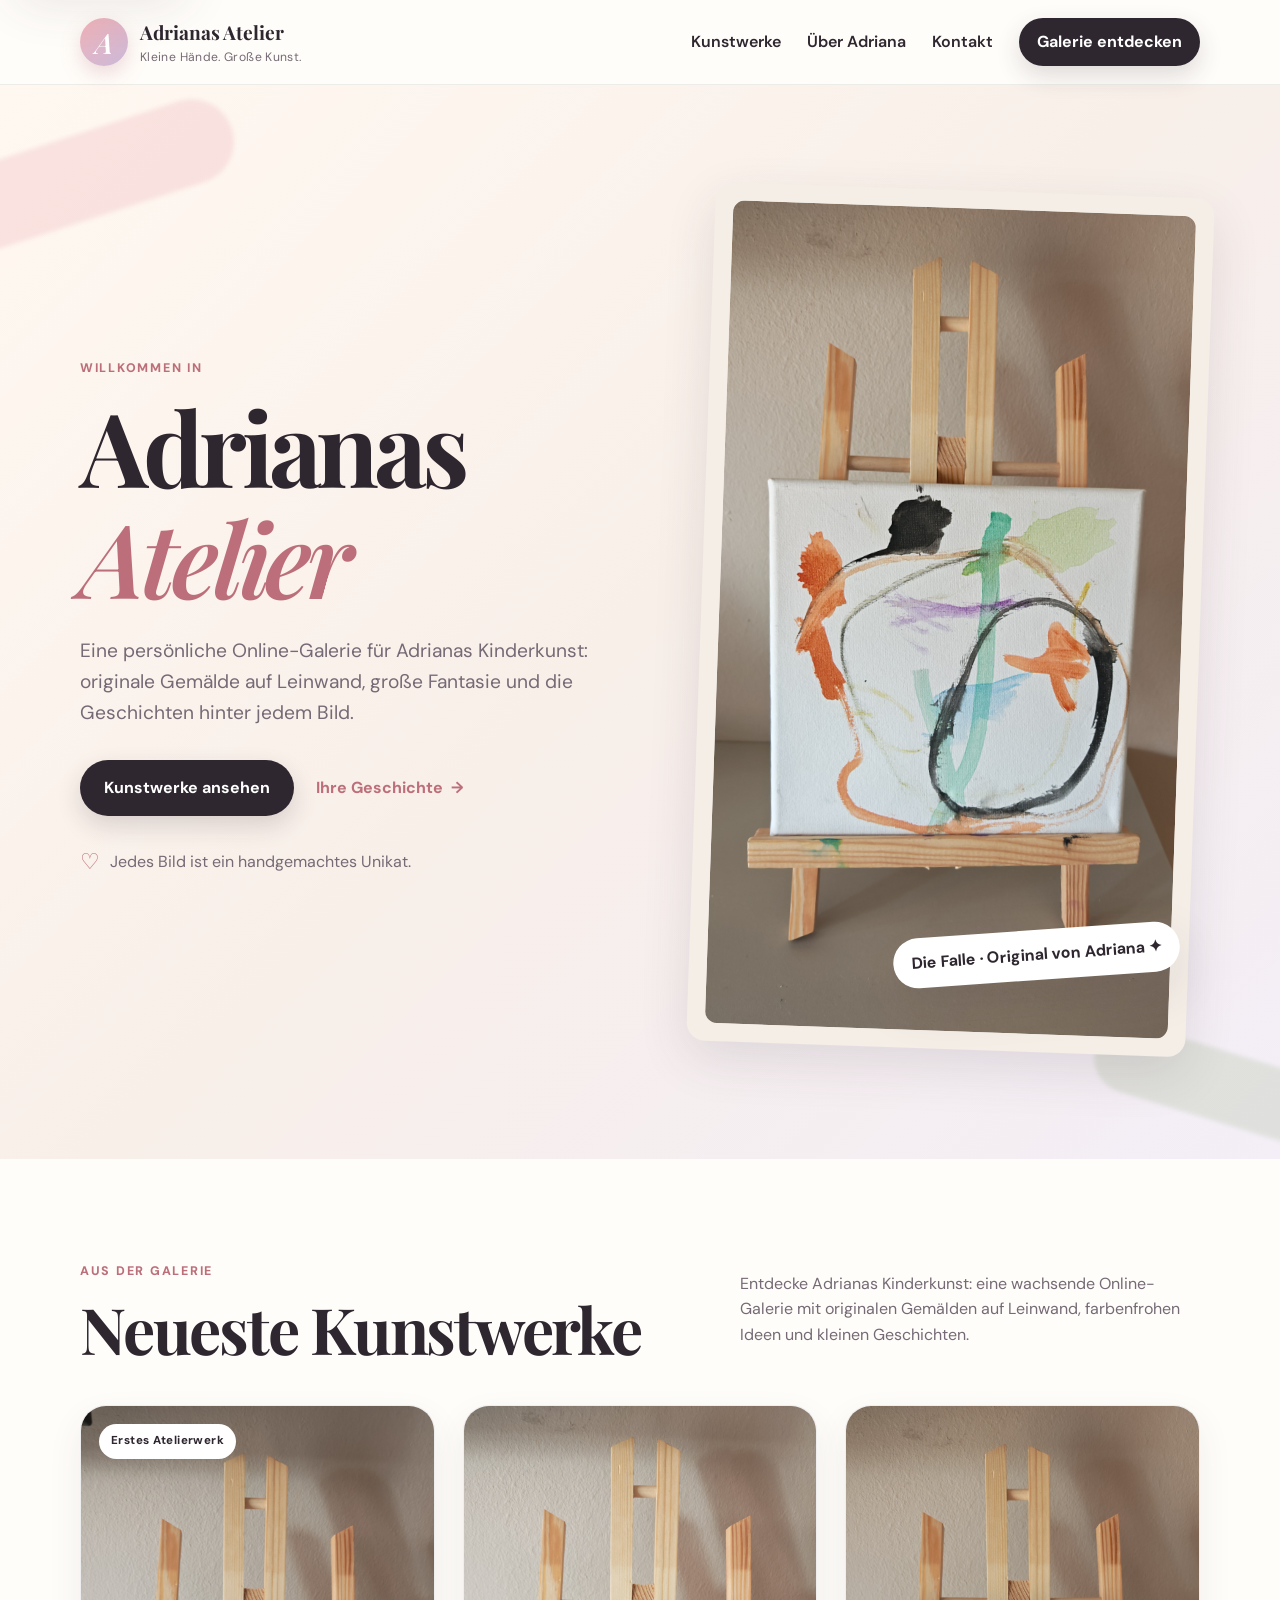
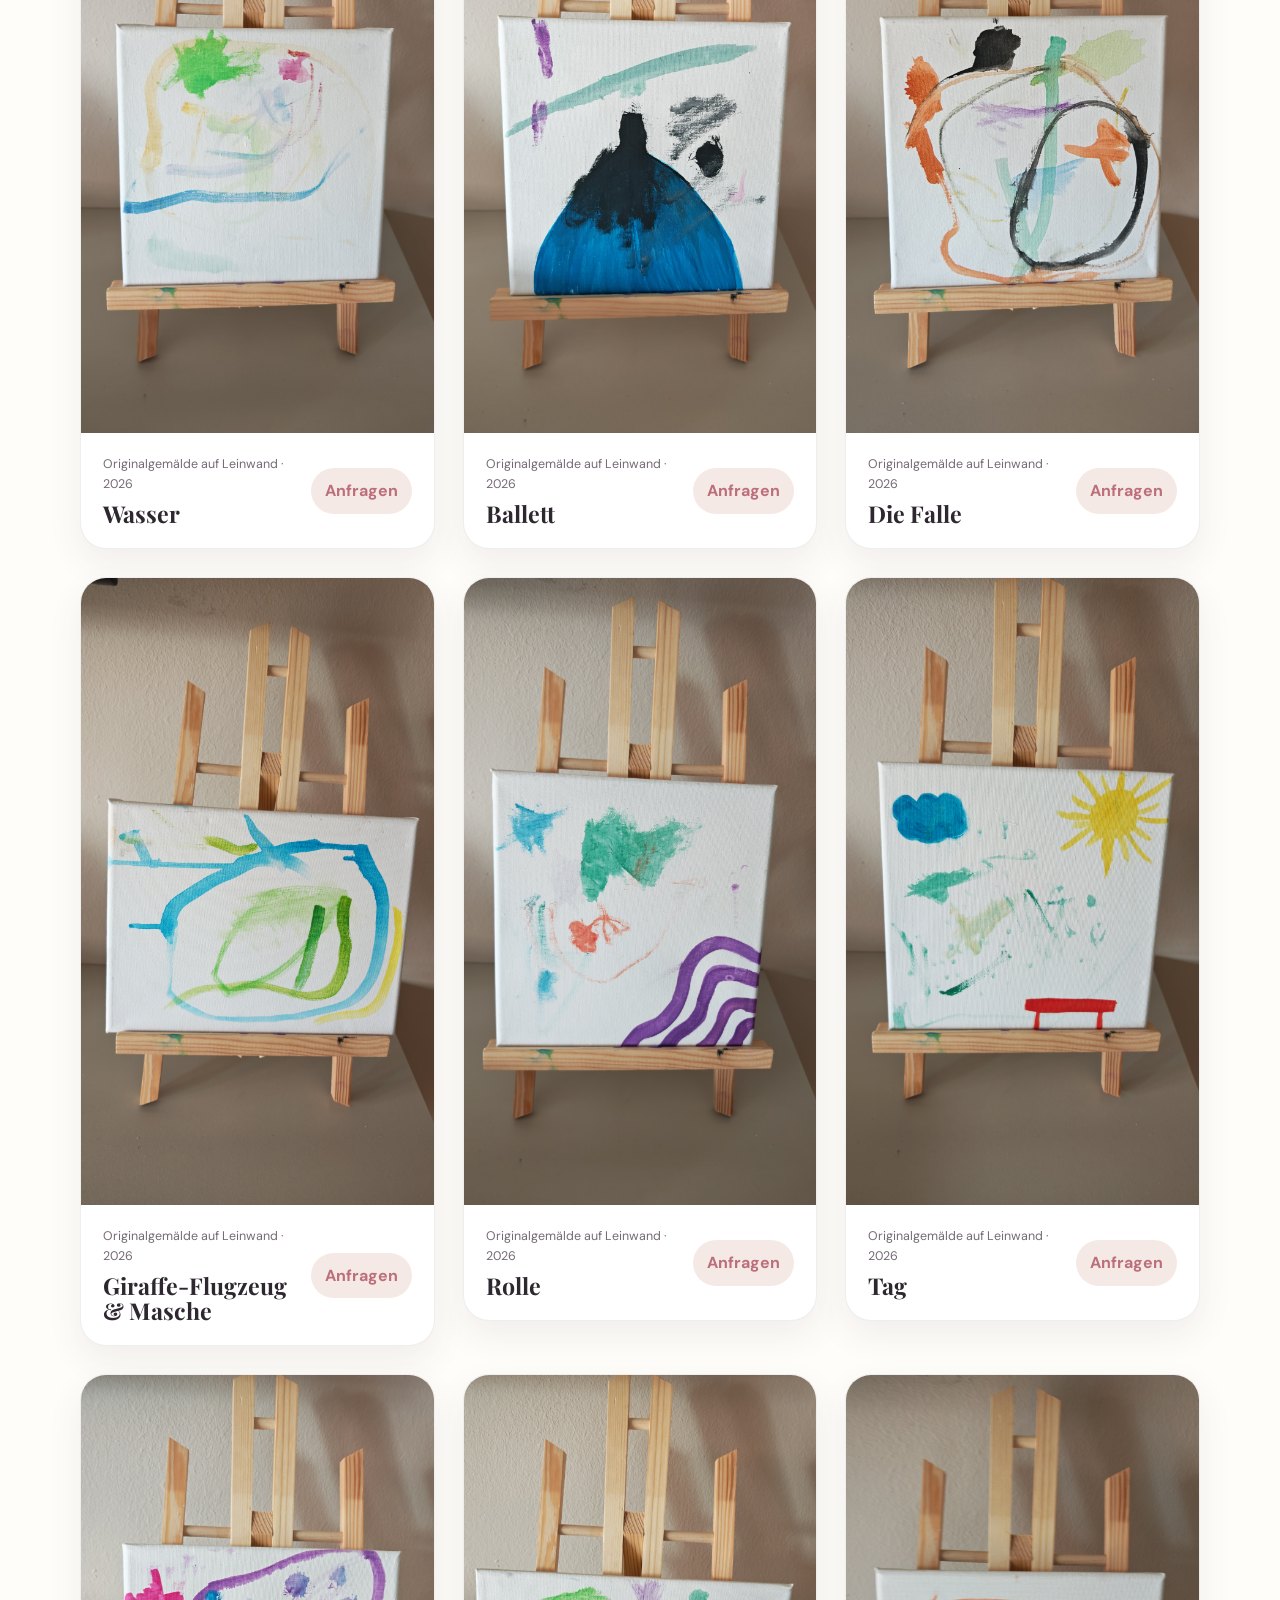
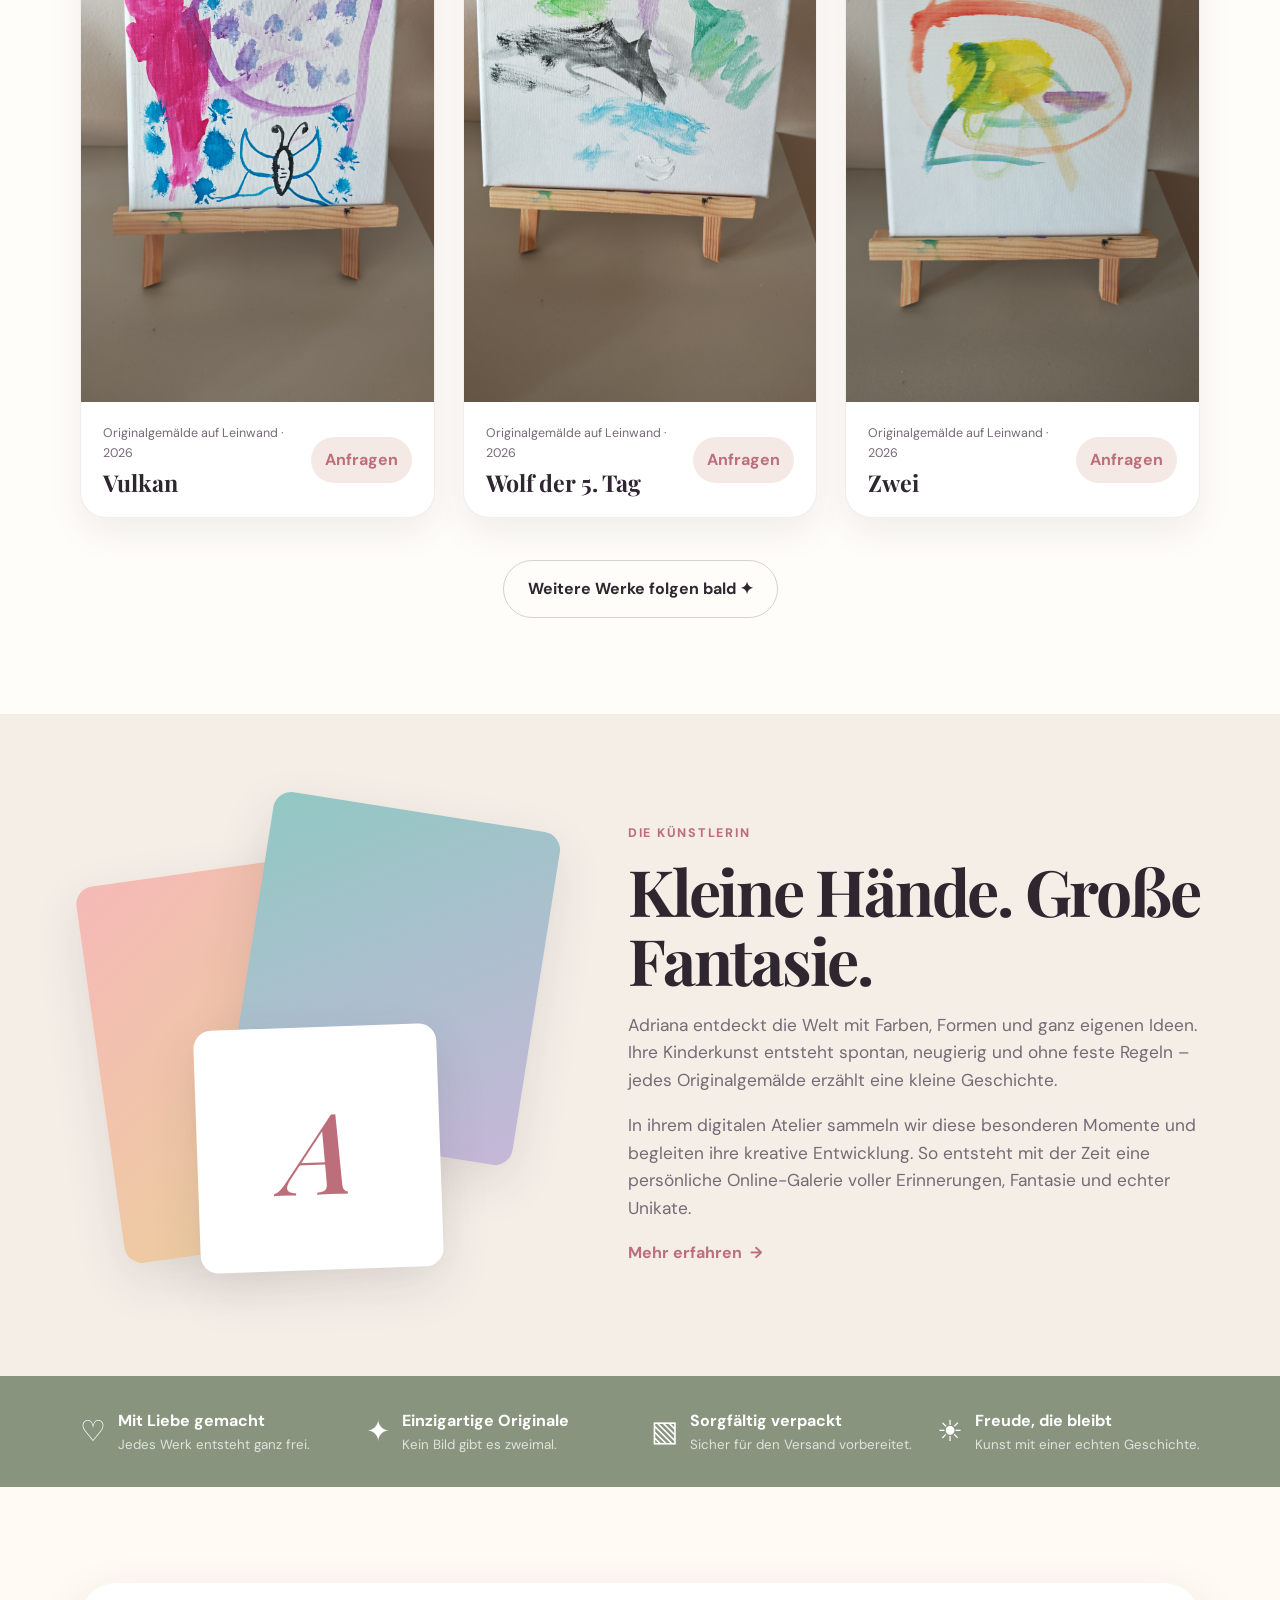
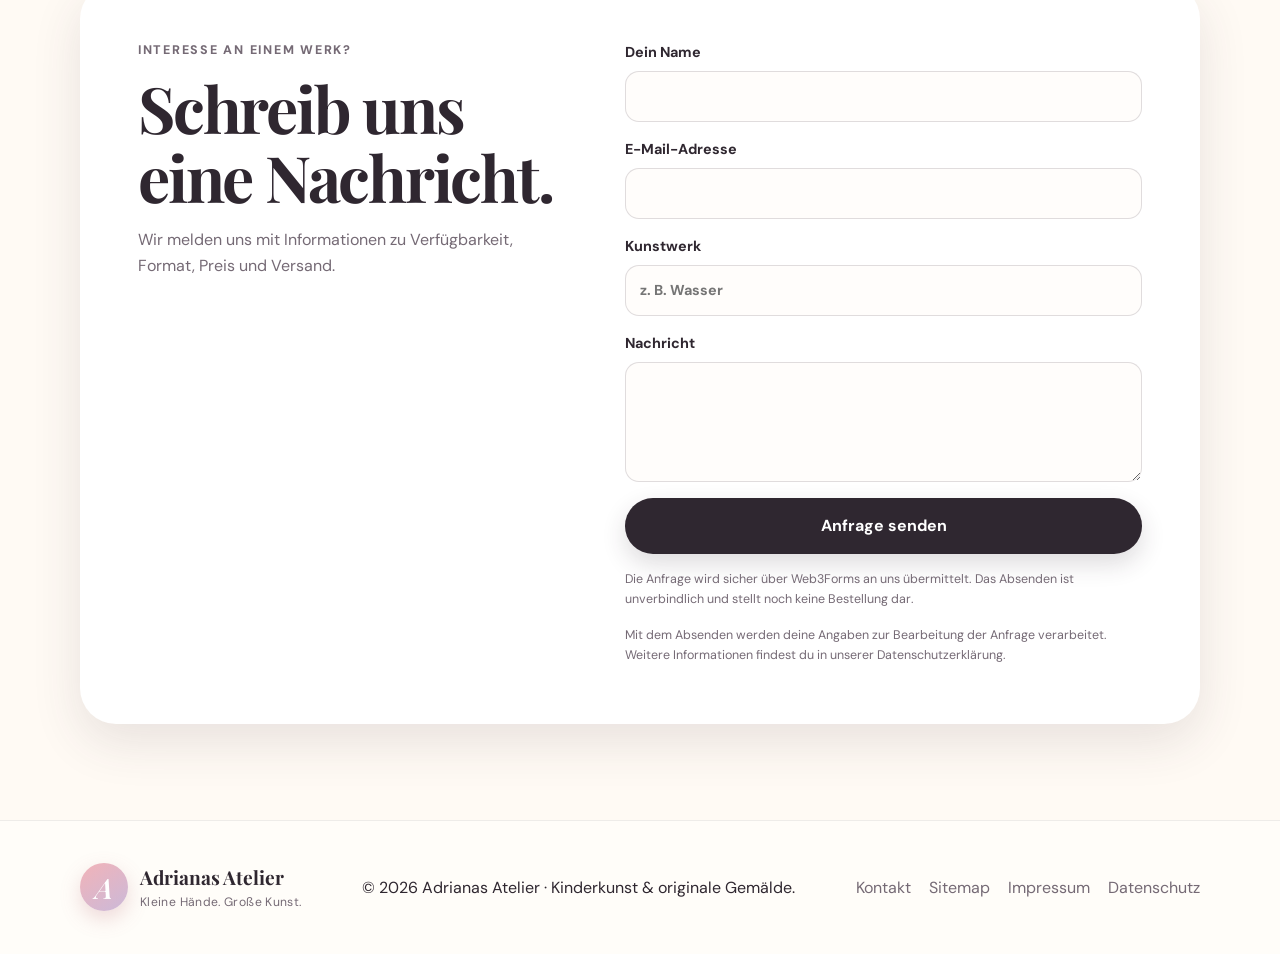
<file: index.html>
<!DOCTYPE html>
<html lang="de-AT">
<head>
  <meta charset="UTF-8" />
  <meta name="viewport" content="width=device-width, initial-scale=1.0" />

  <title>Adrianas Atelier | Kinderkunst &amp; originale Gemälde</title>
  <meta name="description" content="Entdecke die farbenfrohen Originalgemälde von Adriana: eine liebevoll kuratierte Online-Galerie für Kinderkunst, kreative Geschichten und einzigartige Werke auf Leinwand." />
  <meta name="robots" content="index, follow, max-image-preview:large, max-snippet:-1, max-video-preview:-1" />
  <meta name="author" content="Adrianas Atelier" />
  <meta name="theme-color" content="#fffaf4" />

  <link rel="canonical" href="https://adrianas-atelier.com/" />
  <link rel="alternate" hreflang="de-AT" href="https://adrianas-atelier.com/" />
  <link rel="alternate" hreflang="x-default" href="https://adrianas-atelier.com/" />
  <link rel="icon" type="image/svg+xml" href="/favicon.svg" />
  <link rel="sitemap" type="application/xml" href="/sitemap.xml" />
  <link rel="preload" as="image" href="/assets/werke/Die%20Falle.jpg" fetchpriority="high" />

  <meta property="og:type" content="website" />
  <meta property="og:locale" content="de_AT" />
  <meta property="og:site_name" content="Adrianas Atelier" />
  <meta property="og:title" content="Adrianas Atelier | Kinderkunst &amp; originale Gemälde" />
  <meta property="og:description" content="Eine persönliche Online-Galerie mit Adrianas farbenfrohen Originalgemälden, kreativen Geschichten und einzigartiger Kinderkunst." />
  <meta property="og:url" content="https://adrianas-atelier.com/" />
  <meta property="og:image" content="https://adrianas-atelier.com/assets/werke/Die%20Falle.jpg" />
  <meta property="og:image:alt" content="Das Kinderkunst-Gemälde Die Falle von Adriana auf einer Staffelei" />

  <meta name="twitter:card" content="summary_large_image" />
  <meta name="twitter:title" content="Adrianas Atelier | Kinderkunst &amp; originale Gemälde" />
  <meta name="twitter:description" content="Entdecke Adrianas farbenfrohe Originalgemälde und die kleinen Geschichten hinter ihrer Kinderkunst." />
  <meta name="twitter:image" content="https://adrianas-atelier.com/assets/werke/Die%20Falle.jpg" />
  <meta name="twitter:image:alt" content="Das Kinderkunst-Gemälde Die Falle von Adriana auf einer Staffelei" />

  <link rel="preconnect" href="https://fonts.googleapis.com" />
  <link rel="preconnect" href="https://fonts.gstatic.com" crossorigin />
  <link href="https://fonts.googleapis.com/css2?family=DM+Sans:wght@400;500;600;700&amp;family=Playfair+Display:ital,wght@0,600;1,600&amp;display=swap" rel="stylesheet" />
  <link rel="stylesheet" href="styles.css" />
  <link rel="stylesheet" href="artworks.css?v=20260715-seo" />

  <script type="application/ld+json">
  {
    "@context": "https://schema.org",
    "@graph": [
      {
        "@type": "WebSite",
        "@id": "https://adrianas-atelier.com/#website",
        "url": "https://adrianas-atelier.com/",
        "name": "Adrianas Atelier",
        "description": "Eine liebevoll kuratierte Online-Galerie für Adrianas Kinderkunst und originale Gemälde.",
        "inLanguage": "de-AT",
        "publisher": {
          "@id": "https://adrianas-atelier.com/#organization"
        }
      },
      {
        "@type": "Organization",
        "@id": "https://adrianas-atelier.com/#organization",
        "name": "Adrianas Atelier",
        "url": "https://adrianas-atelier.com/",
        "logo": {
          "@type": "ImageObject",
          "url": "https://adrianas-atelier.com/favicon.svg",
          "width": 48,
          "height": 48
        }
      },
      {
        "@type": "Person",
        "@id": "https://adrianas-atelier.com/#artist",
        "name": "Adriana",
        "jobTitle": "Junge Künstlerin"
      },
      {
        "@type": "ImageGallery",
        "@id": "https://adrianas-atelier.com/#webpage",
        "url": "https://adrianas-atelier.com/",
        "name": "Adrianas Atelier – Kinderkunst & originale Gemälde",
        "description": "Eine persönliche Galerie mit farbenfrohen Originalgemälden von Adriana.",
        "isPartOf": {
          "@id": "https://adrianas-atelier.com/#website"
        },
        "about": {
          "@id": "https://adrianas-atelier.com/#artist"
        },
        "primaryImageOfPage": {
          "@id": "https://adrianas-atelier.com/#hero-image"
        },
        "mainEntity": {
          "@id": "https://adrianas-atelier.com/#gallery"
        },
        "inLanguage": "de-AT"
      },
      {
        "@type": "ImageObject",
        "@id": "https://adrianas-atelier.com/#hero-image",
        "contentUrl": "https://adrianas-atelier.com/assets/werke/Die%20Falle.jpg",
        "name": "Die Falle",
        "caption": "Das Originalgemälde Die Falle von Adriana.",
        "creator": {
          "@id": "https://adrianas-atelier.com/#artist"
        },
        "creditText": "Adrianas Atelier",
        "copyrightNotice": "© Adrianas Atelier"
      },
      {
        "@type": "ItemList",
        "@id": "https://adrianas-atelier.com/#gallery",
        "name": "Kunstwerke von Adriana",
        "numberOfItems": 9,
        "itemListElement": [
          {
            "@type": "ListItem",
            "position": 1,
            "item": {
              "@type": "VisualArtwork",
              "name": "Wasser",
              "artform": "Malerei",
              "artMedium": "Farbe auf Leinwand",
              "dateCreated": "2026",
              "creator": { "@id": "https://adrianas-atelier.com/#artist" },
              "image": "https://adrianas-atelier.com/assets/werke/Wasser.jpg"
            }
          },
          {
            "@type": "ListItem",
            "position": 2,
            "item": {
              "@type": "VisualArtwork",
              "name": "Ballett",
              "artform": "Malerei",
              "artMedium": "Farbe auf Leinwand",
              "dateCreated": "2026",
              "creator": { "@id": "https://adrianas-atelier.com/#artist" },
              "image": "https://adrianas-atelier.com/assets/werke/Ballett.jpg"
            }
          },
          {
            "@type": "ListItem",
            "position": 3,
            "item": {
              "@type": "VisualArtwork",
              "name": "Die Falle",
              "artform": "Malerei",
              "artMedium": "Farbe auf Leinwand",
              "dateCreated": "2026",
              "creator": { "@id": "https://adrianas-atelier.com/#artist" },
              "image": "https://adrianas-atelier.com/assets/werke/Die%20Falle.jpg"
            }
          },
          {
            "@type": "ListItem",
            "position": 4,
            "item": {
              "@type": "VisualArtwork",
              "name": "Giraffe-Flugzeug & Masche",
              "artform": "Malerei",
              "artMedium": "Farbe auf Leinwand",
              "dateCreated": "2026",
              "creator": { "@id": "https://adrianas-atelier.com/#artist" },
              "image": "https://adrianas-atelier.com/assets/werke/Giraffe-Flugzeug%26Masche.jpg"
            }
          },
          {
            "@type": "ListItem",
            "position": 5,
            "item": {
              "@type": "VisualArtwork",
              "name": "Rolle",
              "artform": "Malerei",
              "artMedium": "Farbe auf Leinwand",
              "dateCreated": "2026",
              "creator": { "@id": "https://adrianas-atelier.com/#artist" },
              "image": "https://adrianas-atelier.com/assets/werke/Rolle.jpg"
            }
          },
          {
            "@type": "ListItem",
            "position": 6,
            "item": {
              "@type": "VisualArtwork",
              "name": "Tag",
              "artform": "Malerei",
              "artMedium": "Farbe auf Leinwand",
              "dateCreated": "2026",
              "creator": { "@id": "https://adrianas-atelier.com/#artist" },
              "image": "https://adrianas-atelier.com/assets/werke/Tag.jpg"
            }
          },
          {
            "@type": "ListItem",
            "position": 7,
            "item": {
              "@type": "VisualArtwork",
              "name": "Vulkan",
              "artform": "Malerei",
              "artMedium": "Farbe auf Leinwand",
              "dateCreated": "2026",
              "creator": { "@id": "https://adrianas-atelier.com/#artist" },
              "image": "https://adrianas-atelier.com/assets/werke/Vulkan.jpg"
            }
          },
          {
            "@type": "ListItem",
            "position": 8,
            "item": {
              "@type": "VisualArtwork",
              "name": "Wolf der 5. Tag",
              "artform": "Malerei",
              "artMedium": "Farbe auf Leinwand",
              "dateCreated": "2026",
              "creator": { "@id": "https://adrianas-atelier.com/#artist" },
              "image": "https://adrianas-atelier.com/assets/werke/Wolf%20der%205.Tag.jpg"
            }
          },
          {
            "@type": "ListItem",
            "position": 9,
            "item": {
              "@type": "VisualArtwork",
              "name": "Zwei",
              "artform": "Malerei",
              "artMedium": "Farbe auf Leinwand",
              "dateCreated": "2026",
              "creator": { "@id": "https://adrianas-atelier.com/#artist" },
              "image": "https://adrianas-atelier.com/assets/werke/Zwei.jpg"
            }
          }
        ]
      }
    ]
  }
  </script>
</head>
<body>
  <a class="skip-link" href="#main">Zum Inhalt springen</a>

  <header class="site-header">
    <div class="container header-inner">
      <a class="brand" href="#start" aria-label="Adrianas Atelier – Startseite">
        <span class="brand-mark" aria-hidden="true">A</span>
        <span>
          <strong>Adrianas Atelier</strong>
          <small>Kleine Hände. Große Kunst.</small>
        </span>
      </a>

      <button class="menu-button" type="button" aria-expanded="false" aria-controls="main-nav">
        <span></span><span></span><span></span>
        <span class="sr-only">Menü öffnen</span>
      </button>

      <nav id="main-nav" class="main-nav" aria-label="Hauptnavigation">
        <a href="#werke">Kunstwerke</a>
        <a href="#ueber">Über Adriana</a>
        <a href="#kontakt">Kontakt</a>
        <a class="button button-small" href="#werke">Galerie entdecken</a>
      </nav>
    </div>
  </header>

  <main id="main">
    <section id="start" class="hero">
      <div class="paint-stroke paint-stroke-one" aria-hidden="true"></div>
      <div class="paint-stroke paint-stroke-two" aria-hidden="true"></div>
      <div class="container hero-grid">
        <div class="hero-copy">
          <p class="eyebrow">Willkommen in</p>
          <h1>Adrianas <em>Atelier</em></h1>
          <p class="hero-lead">Eine persönliche Online-Galerie für Adrianas Kinderkunst: originale Gemälde auf Leinwand, große Fantasie und die Geschichten hinter jedem Bild.</p>
          <div class="hero-actions">
            <a class="button" href="#werke">Kunstwerke ansehen</a>
            <a class="text-link" href="#ueber">Ihre Geschichte <span aria-hidden="true">→</span></a>
          </div>
          <div class="hero-note">
            <span aria-hidden="true">♡</span>
            Jedes Bild ist ein handgemachtes Unikat.
          </div>
        </div>

        <div class="hero-art">
          <div class="art-frame real-art-frame">
            <img
              class="hero-artwork-photo"
              src="assets/werke/Die%20Falle.jpg"
              alt="Kinderkunst-Gemälde „Die Falle“ von Adriana, Original auf Leinwand"
              fetchpriority="high"
              decoding="async"
            />
          </div>
          <div class="floating-label">Die Falle · Original von Adriana ✦</div>
        </div>
      </div>
    </section>

    <section id="werke" class="section gallery-section">
      <div class="container">
        <div class="section-heading">
          <div>
            <p class="eyebrow">Aus der Galerie</p>
            <h2>Neueste Kunstwerke</h2>
          </div>
          <p>Entdecke Adrianas Kinderkunst: eine wachsende Online-Galerie mit originalen Gemälden auf Leinwand, farbenfrohen Ideen und kleinen Geschichten.</p>
        </div>

        <div class="gallery-grid">
          <article id="wasser" class="art-card featured-card">
            <div class="badge">Erstes Atelierwerk</div>
            <img class="artwork-photo" src="assets/werke/Wasser.jpg" alt="Kinderkunst-Gemälde „Wasser“ von Adriana, Original auf Leinwand" loading="lazy" decoding="async" />
            <div class="art-card-body">
              <div>
                <p class="art-meta">Originalgemälde auf Leinwand · 2026</p>
                <h3>Wasser</h3>
              </div>
              <button class="inquiry-button" type="button" data-artwork="Wasser">Anfragen</button>
            </div>
          </article>

          <article id="ballett" class="art-card">
            <img class="artwork-photo" src="assets/werke/Ballett.jpg" alt="Kinderkunst-Gemälde „Ballett“ von Adriana, Original auf Leinwand" loading="lazy" decoding="async" />
            <div class="art-card-body">
              <div>
                <p class="art-meta">Originalgemälde auf Leinwand · 2026</p>
                <h3>Ballett</h3>
              </div>
              <button class="inquiry-button" type="button" data-artwork="Ballett">Anfragen</button>
            </div>
          </article>

          <article id="die-falle" class="art-card">
            <img class="artwork-photo" src="assets/werke/Die%20Falle.jpg" alt="Kinderkunst-Gemälde „Die Falle“ von Adriana, Original auf Leinwand" loading="lazy" decoding="async" />
            <div class="art-card-body">
              <div>
                <p class="art-meta">Originalgemälde auf Leinwand · 2026</p>
                <h3>Die Falle</h3>
              </div>
              <button class="inquiry-button" type="button" data-artwork="Die Falle">Anfragen</button>
            </div>
          </article>

          <article id="giraffe-flugzeug-masche" class="art-card">
            <img class="artwork-photo" src="assets/werke/Giraffe-Flugzeug%26Masche.jpg" alt="Kinderkunst-Gemälde „Giraffe-Flugzeug &amp; Masche“ von Adriana, Original auf Leinwand" loading="lazy" decoding="async" />
            <div class="art-card-body">
              <div>
                <p class="art-meta">Originalgemälde auf Leinwand · 2026</p>
                <h3>Giraffe-Flugzeug &amp; Masche</h3>
              </div>
              <button class="inquiry-button" type="button" data-artwork="Giraffe-Flugzeug & Masche">Anfragen</button>
            </div>
          </article>

          <article id="rolle" class="art-card">
            <img class="artwork-photo" src="assets/werke/Rolle.jpg" alt="Kinderkunst-Gemälde „Rolle“ von Adriana, Original auf Leinwand" loading="lazy" decoding="async" />
            <div class="art-card-body">
              <div>
                <p class="art-meta">Originalgemälde auf Leinwand · 2026</p>
                <h3>Rolle</h3>
              </div>
              <button class="inquiry-button" type="button" data-artwork="Rolle">Anfragen</button>
            </div>
          </article>

          <article id="tag" class="art-card">
            <img class="artwork-photo" src="assets/werke/Tag.jpg" alt="Kinderkunst-Gemälde „Tag“ von Adriana, Original auf Leinwand" loading="lazy" decoding="async" />
            <div class="art-card-body">
              <div>
                <p class="art-meta">Originalgemälde auf Leinwand · 2026</p>
                <h3>Tag</h3>
              </div>
              <button class="inquiry-button" type="button" data-artwork="Tag">Anfragen</button>
            </div>
          </article>

          <article id="vulkan" class="art-card">
            <img class="artwork-photo" src="assets/werke/Vulkan.jpg" alt="Kinderkunst-Gemälde „Vulkan“ von Adriana, Original auf Leinwand" loading="lazy" decoding="async" />
            <div class="art-card-body">
              <div>
                <p class="art-meta">Originalgemälde auf Leinwand · 2026</p>
                <h3>Vulkan</h3>
              </div>
              <button class="inquiry-button" type="button" data-artwork="Vulkan">Anfragen</button>
            </div>
          </article>

          <article id="wolf-der-5-tag" class="art-card">
            <img class="artwork-photo" src="assets/werke/Wolf%20der%205.Tag.jpg" alt="Kinderkunst-Gemälde „Wolf der 5. Tag“ von Adriana, Original auf Leinwand" loading="lazy" decoding="async" />
            <div class="art-card-body">
              <div>
                <p class="art-meta">Originalgemälde auf Leinwand · 2026</p>
                <h3>Wolf der 5. Tag</h3>
              </div>
              <button class="inquiry-button" type="button" data-artwork="Wolf der 5. Tag">Anfragen</button>
            </div>
          </article>

          <article id="zwei" class="art-card">
            <img class="artwork-photo" src="assets/werke/Zwei.jpg" alt="Kinderkunst-Gemälde „Zwei“ von Adriana, Original auf Leinwand" loading="lazy" decoding="async" />
            <div class="art-card-body">
              <div>
                <p class="art-meta">Originalgemälde auf Leinwand · 2026</p>
                <h3>Zwei</h3>
              </div>
              <button class="inquiry-button" type="button" data-artwork="Zwei">Anfragen</button>
            </div>
          </article>
        </div>

        <div class="center-action">
          <button class="button button-outline" type="button" id="show-more">Weitere Werke folgen bald ✦</button>
        </div>
      </div>
    </section>

    <section id="ueber" class="section about-section">
      <div class="container about-grid">
        <div class="about-collage" aria-hidden="true">
          <div class="paper paper-one"></div>
          <div class="paper paper-two"></div>
          <div class="paper paper-three">A</div>
        </div>
        <div class="about-copy">
          <p class="eyebrow">Die Künstlerin</p>
          <h2>Kleine Hände. Große Fantasie.</h2>
          <p>Adriana entdeckt die Welt mit Farben, Formen und ganz eigenen Ideen. Ihre Kinderkunst entsteht spontan, neugierig und ohne feste Regeln – jedes Originalgemälde erzählt eine kleine Geschichte.</p>
          <p>In ihrem digitalen Atelier sammeln wir diese besonderen Momente und begleiten ihre kreative Entwicklung. So entsteht mit der Zeit eine persönliche Online-Galerie voller Erinnerungen, Fantasie und echter Unikate.</p>
          <a class="text-link" href="#kontakt">Mehr erfahren <span aria-hidden="true">→</span></a>
        </div>
      </div>
    </section>

    <section class="values-section" aria-label="Unsere Werte">
      <div class="container values-grid">
        <div><span>♡</span><strong>Mit Liebe gemacht</strong><small>Jedes Werk entsteht ganz frei.</small></div>
        <div><span>✦</span><strong>Einzigartige Originale</strong><small>Kein Bild gibt es zweimal.</small></div>
        <div><span>▧</span><strong>Sorgfältig verpackt</strong><small>Sicher für den Versand vorbereitet.</small></div>
        <div><span>☀</span><strong>Freude, die bleibt</strong><small>Kunst mit einer echten Geschichte.</small></div>
      </div>
    </section>

    <section id="kontakt" class="section contact-section">
      <div class="container contact-card">
        <div>
          <p class="eyebrow">Interesse an einem Werk?</p>
          <h2>Schreib uns eine Nachricht.</h2>
          <p>Wir melden uns mit Informationen zu Verfügbarkeit, Format, Preis und Versand.</p>
        </div>
        <form id="contact-form" class="contact-form">
          <label>
            Dein Name
            <input type="text" name="name" autocomplete="name" required />
          </label>
          <label>
            E-Mail-Adresse
            <input type="email" name="email" autocomplete="email" required />
          </label>
          <label>
            Kunstwerk
            <input id="artwork-field" type="text" name="artwork" placeholder="z. B. Wasser" />
          </label>
          <label>
            Nachricht
            <textarea name="message" rows="4" required></textarea>
          </label>
          <button class="button" type="submit">Anfrage vorbereiten</button>
          <p class="form-note">Die Vorlage öffnet dein E-Mail-Programm. Es werden keine Daten auf der Website gespeichert.</p>
        </form>
      </div>
    </section>
  </main>

  <footer class="site-footer">
    <div class="container footer-inner">
      <a class="brand footer-brand" href="#start">
        <span class="brand-mark" aria-hidden="true">A</span>
        <span><strong>Adrianas Atelier</strong><small>Kleine Hände. Große Kunst.</small></span>
      </a>
      <p>© <span id="year"></span> Adrianas Atelier · Kinderkunst &amp; originale Gemälde.</p>
      <div class="footer-links">
        <a href="#kontakt">Kontakt</a>
        <a href="/sitemap.xml">Sitemap</a>
      </div>
    </div>
  </footer>

  <script src="script.js" defer></script>
</body>
</html>
</file>
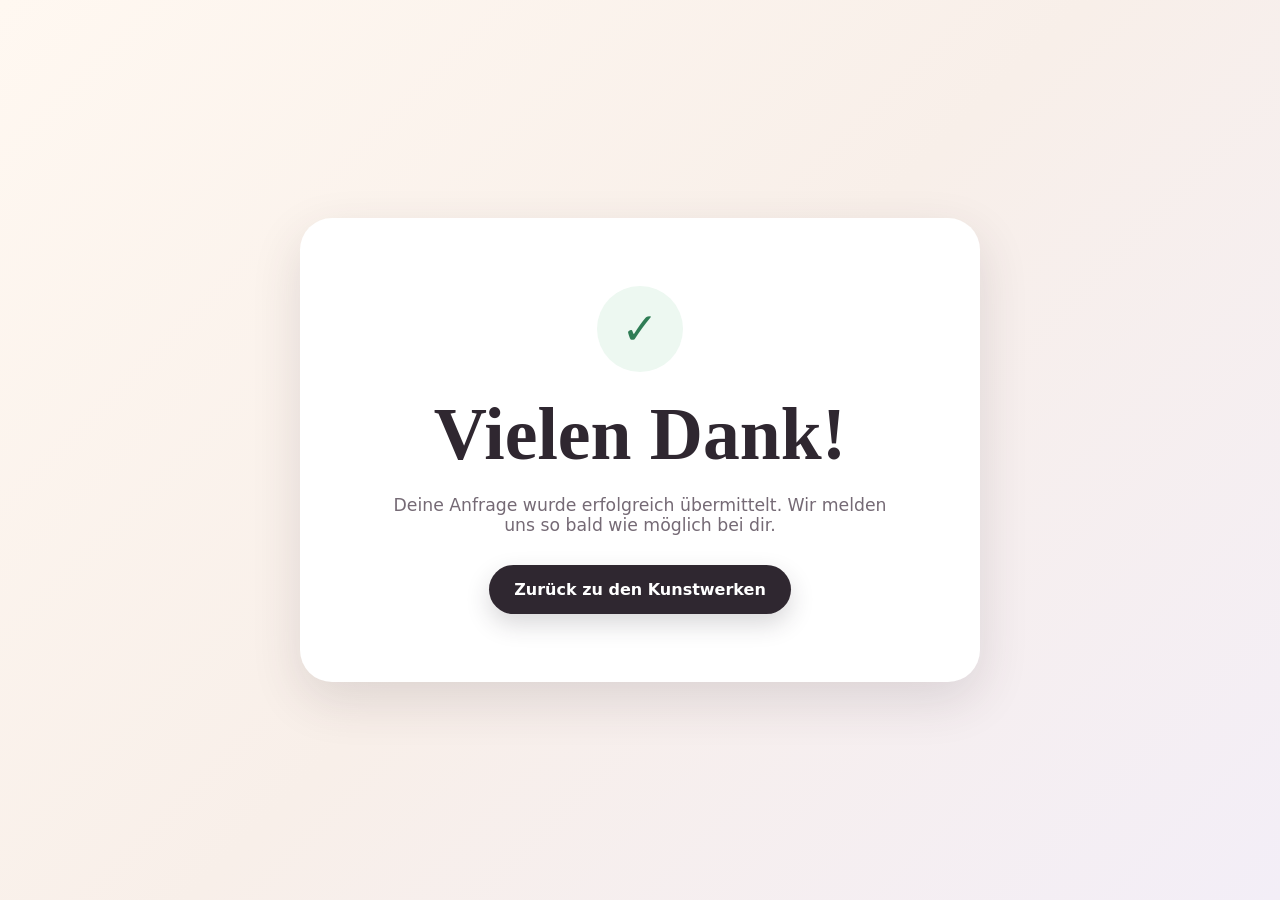
<file: danke.html>
<!DOCTYPE html>
<html lang="de-AT">
<head>
  <meta charset="UTF-8" />
  <meta name="viewport" content="width=device-width, initial-scale=1.0" />
  <meta name="robots" content="noindex, noarchive, nosnippet" />
  <meta name="referrer" content="no-referrer" />
  <title>Vielen Dank | Adrianas Atelier</title>
  <style>
    :root { --ink:#2f2730; --muted:#756a75; --success:#2f7d55; --success-bg:#edf8f1; }
    * { box-sizing:border-box; }
    body { margin:0; min-height:100vh; display:grid; place-items:center; padding:24px; font-family:ui-sans-serif,system-ui,-apple-system,BlinkMacSystemFont,"Segoe UI",sans-serif; color:var(--ink); background:linear-gradient(135deg,#fff8f1 0%,#f8efe9 50%,#f3eef7 100%); }
    main { width:min(680px,100%); background:white; border-radius:32px; padding:clamp(34px,7vw,68px); text-align:center; box-shadow:0 18px 50px rgba(66,47,62,.14); }
    .icon { width:86px; height:86px; margin:0 auto 24px; display:grid; place-items:center; border-radius:50%; background:var(--success-bg); color:var(--success); font-size:44px; font-weight:700; }
    h1 { margin:0; font-family:Georgia,"Times New Roman",serif; font-size:clamp(2.5rem,7vw,4.6rem); line-height:1.05; }
    p { margin:22px auto 30px; max-width:520px; color:var(--muted); font-size:1.08rem; }
    a { display:inline-flex; align-items:center; justify-content:center; padding:15px 25px; border-radius:999px; background:var(--ink); color:white; text-decoration:none; font-weight:700; box-shadow:0 10px 24px rgba(47,39,48,.18); }
  </style>
</head>
<body>
  <main>
    <div class="icon" aria-hidden="true">✓</div>
    <h1>Vielen Dank!</h1>
    <p>Deine Anfrage wurde erfolgreich übermittelt. Wir melden uns so bald wie möglich bei dir.</p>
    <a href="https://adrianas-atelier.com/#werke">Zurück zu den Kunstwerken</a>
  </main>
</body>
</html>
</file>
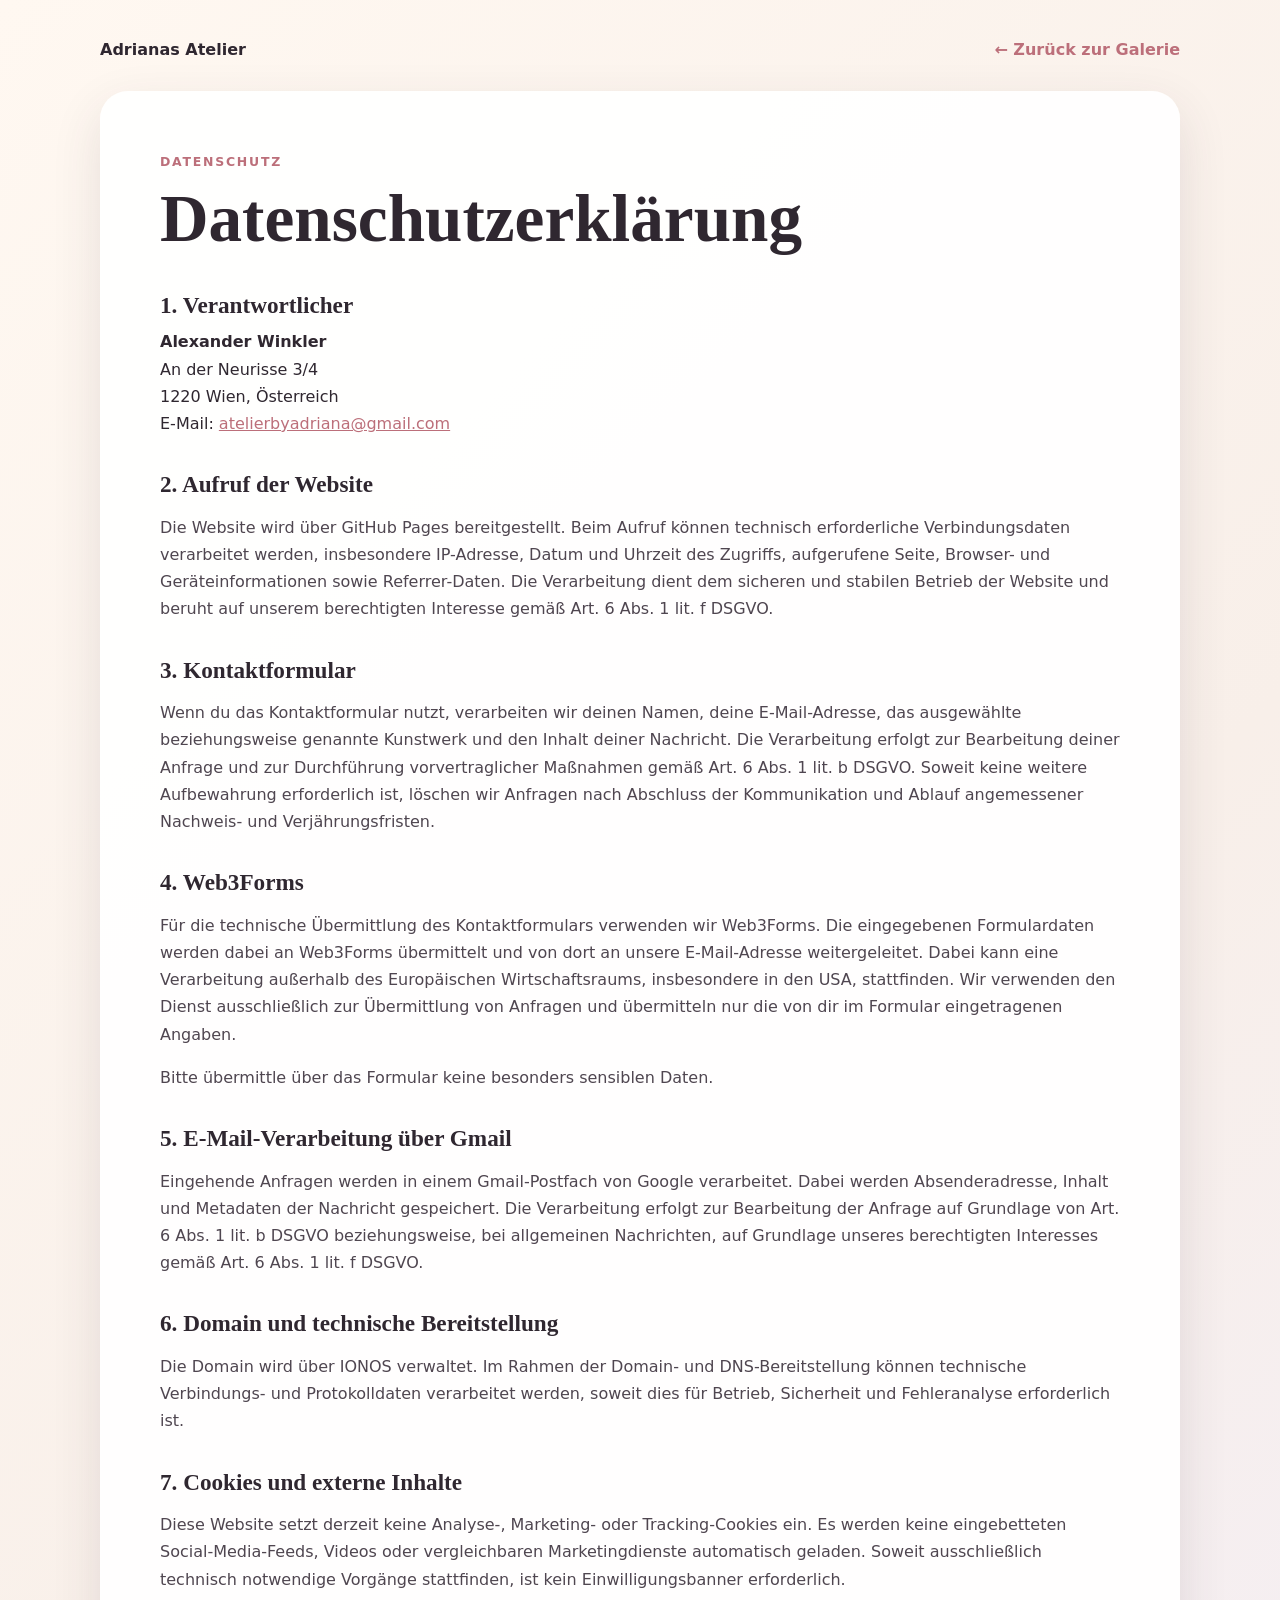
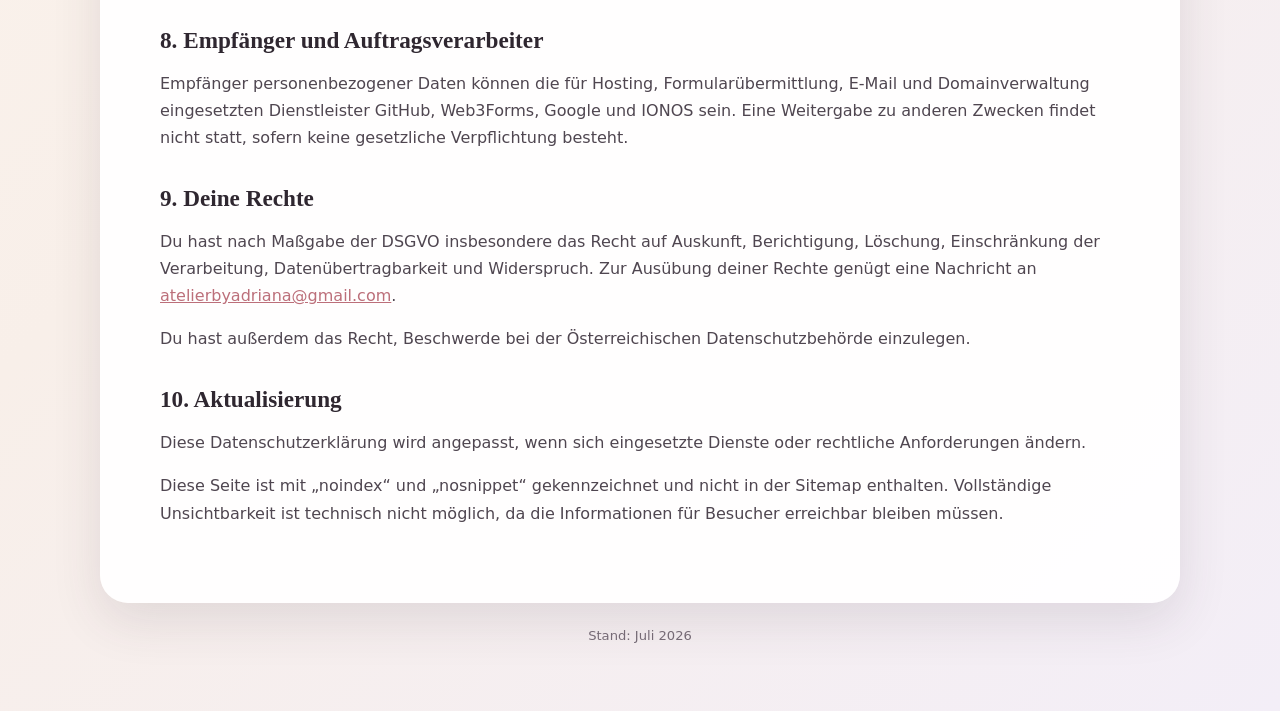
<file: datenschutz.html>
<!DOCTYPE html>
<html lang="de-AT">
<head>
  <meta charset="UTF-8" />
  <meta name="viewport" content="width=device-width, initial-scale=1.0" />
  <meta name="robots" content="noindex, noarchive, nosnippet, noimageindex" />
  <meta name="googlebot" content="noindex, noarchive, nosnippet, noimageindex" />
  <meta name="referrer" content="no-referrer" />
  <title>Datenschutzerklärung | Adrianas Atelier</title>
  <link rel="icon" type="image/svg+xml" href="/favicon.svg" />
  <link rel="stylesheet" href="/legal.css?v=20260717" />
</head>
<body>
  <div class="legal-shell">
    <header class="legal-header">
      <a class="legal-brand" href="/">Adrianas Atelier</a>
      <a class="back-link" href="/">← Zurück zur Galerie</a>
    </header>

    <main class="legal-card">
      <p class="legal-kicker">Datenschutz</p>
      <h1>Datenschutzerklärung</h1>

      <section data-nosnippet>
        <h2>1. Verantwortlicher</h2>
        <address>
          <strong>Alexander Winkler</strong><br />
          An der Neurisse 3/4<br />
          1220 Wien, Österreich<br />
          E-Mail: <a href="mailto:atelierbyadriana@gmail.com">atelierbyadriana@gmail.com</a>
        </address>
      </section>

      <section>
        <h2>2. Aufruf der Website</h2>
        <p>Die Website wird über GitHub Pages bereitgestellt. Beim Aufruf können technisch erforderliche Verbindungsdaten verarbeitet werden, insbesondere IP-Adresse, Datum und Uhrzeit des Zugriffs, aufgerufene Seite, Browser- und Geräteinformationen sowie Referrer-Daten. Die Verarbeitung dient dem sicheren und stabilen Betrieb der Website und beruht auf unserem berechtigten Interesse gemäß Art. 6 Abs. 1 lit. f DSGVO.</p>
      </section>

      <section>
        <h2>3. Kontaktformular</h2>
        <p>Wenn du das Kontaktformular nutzt, verarbeiten wir deinen Namen, deine E-Mail-Adresse, das ausgewählte beziehungsweise genannte Kunstwerk und den Inhalt deiner Nachricht. Die Verarbeitung erfolgt zur Bearbeitung deiner Anfrage und zur Durchführung vorvertraglicher Maßnahmen gemäß Art. 6 Abs. 1 lit. b DSGVO. Soweit keine weitere Aufbewahrung erforderlich ist, löschen wir Anfragen nach Abschluss der Kommunikation und Ablauf angemessener Nachweis- und Verjährungsfristen.</p>
      </section>

      <section>
        <h2>4. Web3Forms</h2>
        <p>Für die technische Übermittlung des Kontaktformulars verwenden wir Web3Forms. Die eingegebenen Formulardaten werden dabei an Web3Forms übermittelt und von dort an unsere E-Mail-Adresse weitergeleitet. Dabei kann eine Verarbeitung außerhalb des Europäischen Wirtschaftsraums, insbesondere in den USA, stattfinden. Wir verwenden den Dienst ausschließlich zur Übermittlung von Anfragen und übermitteln nur die von dir im Formular eingetragenen Angaben.</p>
        <p>Bitte übermittle über das Formular keine besonders sensiblen Daten.</p>
      </section>

      <section>
        <h2>5. E-Mail-Verarbeitung über Gmail</h2>
        <p>Eingehende Anfragen werden in einem Gmail-Postfach von Google verarbeitet. Dabei werden Absenderadresse, Inhalt und Metadaten der Nachricht gespeichert. Die Verarbeitung erfolgt zur Bearbeitung der Anfrage auf Grundlage von Art. 6 Abs. 1 lit. b DSGVO beziehungsweise, bei allgemeinen Nachrichten, auf Grundlage unseres berechtigten Interesses gemäß Art. 6 Abs. 1 lit. f DSGVO.</p>
      </section>

      <section>
        <h2>6. Domain und technische Bereitstellung</h2>
        <p>Die Domain wird über IONOS verwaltet. Im Rahmen der Domain- und DNS-Bereitstellung können technische Verbindungs- und Protokolldaten verarbeitet werden, soweit dies für Betrieb, Sicherheit und Fehleranalyse erforderlich ist.</p>
      </section>

      <section>
        <h2>7. Cookies und externe Inhalte</h2>
        <p>Diese Website setzt derzeit keine Analyse-, Marketing- oder Tracking-Cookies ein. Es werden keine eingebetteten Social-Media-Feeds, Videos oder vergleichbaren Marketingdienste automatisch geladen. Soweit ausschließlich technisch notwendige Vorgänge stattfinden, ist kein Einwilligungsbanner erforderlich.</p>
      </section>

      <section>
        <h2>8. Empfänger und Auftragsverarbeiter</h2>
        <p>Empfänger personenbezogener Daten können die für Hosting, Formularübermittlung, E-Mail und Domainverwaltung eingesetzten Dienstleister GitHub, Web3Forms, Google und IONOS sein. Eine Weitergabe zu anderen Zwecken findet nicht statt, sofern keine gesetzliche Verpflichtung besteht.</p>
      </section>

      <section>
        <h2>9. Deine Rechte</h2>
        <p>Du hast nach Maßgabe der DSGVO insbesondere das Recht auf Auskunft, Berichtigung, Löschung, Einschränkung der Verarbeitung, Datenübertragbarkeit und Widerspruch. Zur Ausübung deiner Rechte genügt eine Nachricht an <a href="mailto:atelierbyadriana@gmail.com">atelierbyadriana@gmail.com</a>.</p>
        <p>Du hast außerdem das Recht, Beschwerde bei der Österreichischen Datenschutzbehörde einzulegen.</p>
      </section>

      <section>
        <h2>10. Aktualisierung</h2>
        <p>Diese Datenschutzerklärung wird angepasst, wenn sich eingesetzte Dienste oder rechtliche Anforderungen ändern.</p>
      </section>

      <p class="privacy-note">Diese Seite ist mit „noindex“ und „nosnippet“ gekennzeichnet und nicht in der Sitemap enthalten. Vollständige Unsichtbarkeit ist technisch nicht möglich, da die Informationen für Besucher erreichbar bleiben müssen.</p>
    </main>

    <footer class="legal-footer">Stand: Juli 2026</footer>
  </div>
</body>
</html>
</file>
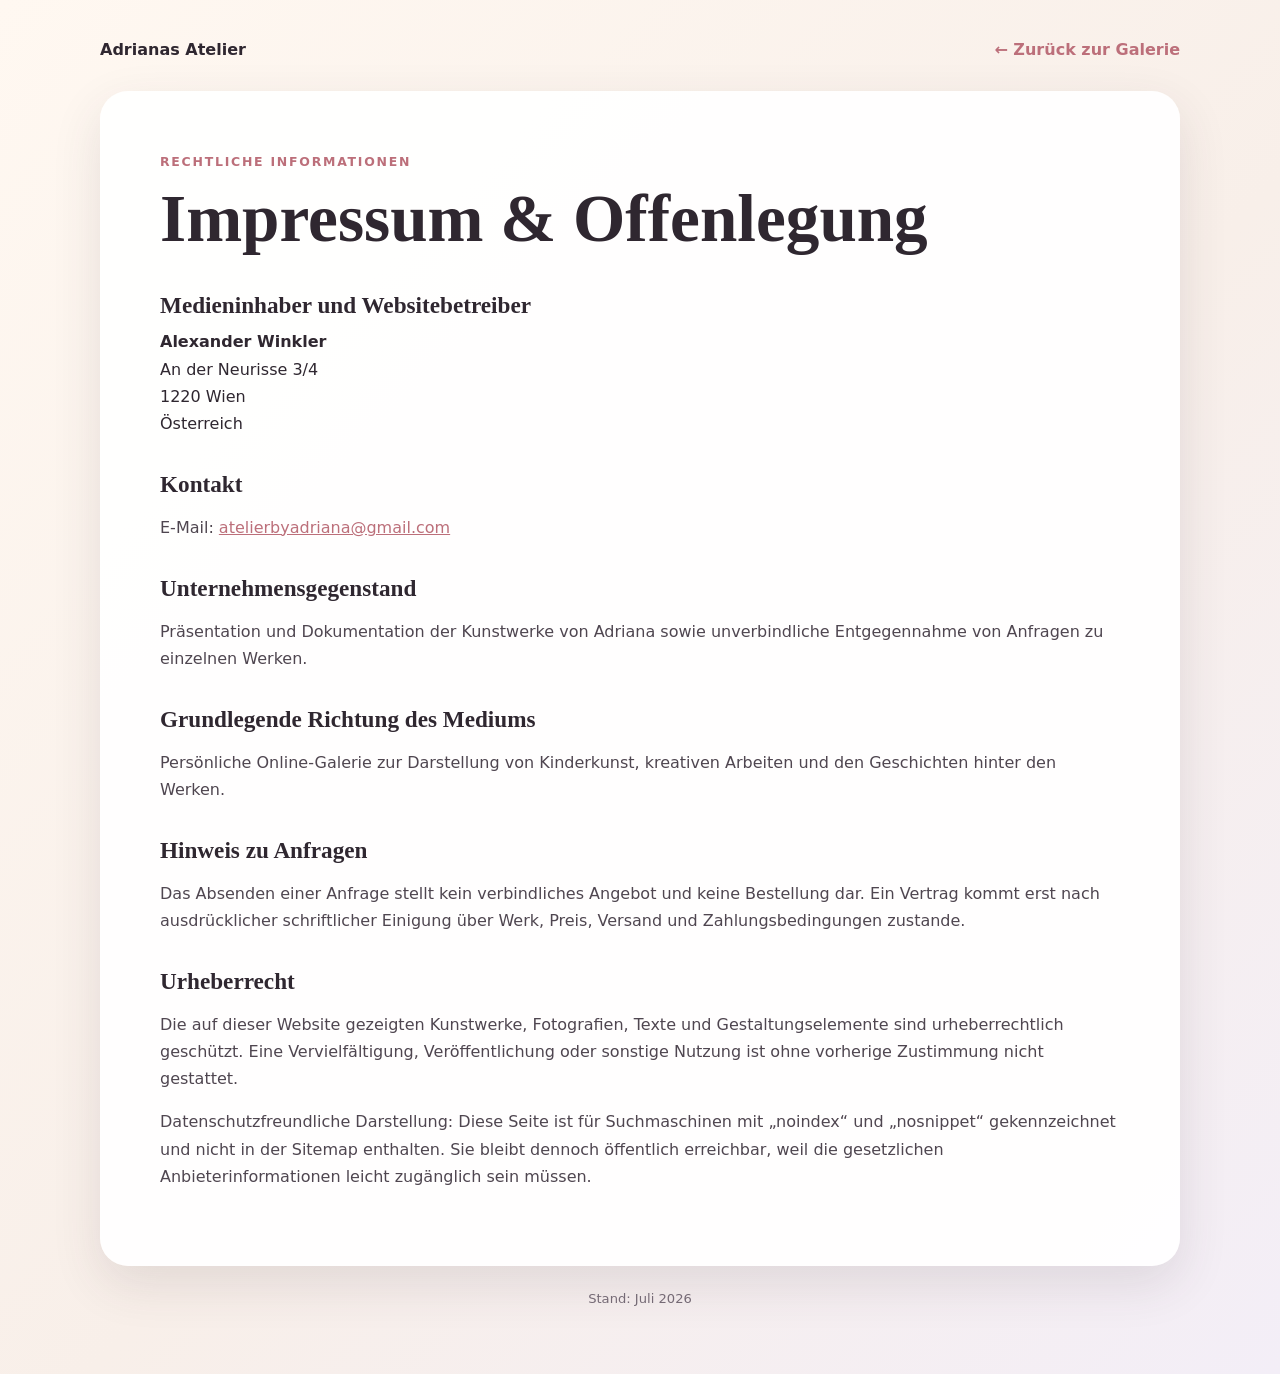
<file: impressum.html>
<!DOCTYPE html>
<html lang="de-AT">
<head>
  <meta charset="UTF-8" />
  <meta name="viewport" content="width=device-width, initial-scale=1.0" />
  <meta name="robots" content="noindex, noarchive, nosnippet, noimageindex" />
  <meta name="googlebot" content="noindex, noarchive, nosnippet, noimageindex" />
  <meta name="referrer" content="no-referrer" />
  <title>Impressum & Offenlegung | Adrianas Atelier</title>
  <link rel="icon" type="image/svg+xml" href="/favicon.svg" />
  <link rel="stylesheet" href="/legal.css?v=20260717" />
</head>
<body>
  <div class="legal-shell">
    <header class="legal-header">
      <a class="legal-brand" href="/">Adrianas Atelier</a>
      <a class="back-link" href="/">← Zurück zur Galerie</a>
    </header>

    <main class="legal-card">
      <p class="legal-kicker">Rechtliche Informationen</p>
      <h1>Impressum & Offenlegung</h1>

      <section data-nosnippet>
        <h2>Medieninhaber und Websitebetreiber</h2>
        <address>
          <strong>Alexander Winkler</strong><br />
          An der Neurisse 3/4<br />
          1220 Wien<br />
          Österreich
        </address>
      </section>

      <section>
        <h2>Kontakt</h2>
        <p>E-Mail: <a href="mailto:atelierbyadriana@gmail.com">atelierbyadriana@gmail.com</a></p>
      </section>

      <section>
        <h2>Unternehmensgegenstand</h2>
        <p>Präsentation und Dokumentation der Kunstwerke von Adriana sowie unverbindliche Entgegennahme von Anfragen zu einzelnen Werken.</p>
      </section>

      <section>
        <h2>Grundlegende Richtung des Mediums</h2>
        <p>Persönliche Online-Galerie zur Darstellung von Kinderkunst, kreativen Arbeiten und den Geschichten hinter den Werken.</p>
      </section>

      <section>
        <h2>Hinweis zu Anfragen</h2>
        <p>Das Absenden einer Anfrage stellt kein verbindliches Angebot und keine Bestellung dar. Ein Vertrag kommt erst nach ausdrücklicher schriftlicher Einigung über Werk, Preis, Versand und Zahlungsbedingungen zustande.</p>
      </section>

      <section>
        <h2>Urheberrecht</h2>
        <p>Die auf dieser Website gezeigten Kunstwerke, Fotografien, Texte und Gestaltungselemente sind urheberrechtlich geschützt. Eine Vervielfältigung, Veröffentlichung oder sonstige Nutzung ist ohne vorherige Zustimmung nicht gestattet.</p>
      </section>

      <p class="privacy-note">Datenschutzfreundliche Darstellung: Diese Seite ist für Suchmaschinen mit „noindex“ und „nosnippet“ gekennzeichnet und nicht in der Sitemap enthalten. Sie bleibt dennoch öffentlich erreichbar, weil die gesetzlichen Anbieterinformationen leicht zugänglich sein müssen.</p>
    </main>

    <footer class="legal-footer">Stand: Juli 2026</footer>
  </div>
</body>
</html>
</file>
<file: styles.css>
:root {
  --ink: #2f2730;
  --muted: #756a75;
  --cream: #fffaf4;
  --paper: #fffdf9;
  --rose: #eaa0a7;
  --rose-dark: #bc6f7a;
  --sage: #a9b89f;
  --sage-dark: #71806a;
  --gold: #e5b86f;
  --lavender: #c8b7d8;
  --shadow: 0 18px 50px rgba(66, 47, 62, 0.12);
  --radius: 26px;
}

* { box-sizing: border-box; }
html { scroll-behavior: smooth; }
body {
  margin: 0;
  font-family: "DM Sans", sans-serif;
  color: var(--ink);
  background: var(--paper);
  line-height: 1.6;
}
img { max-width: 100%; display: block; }
a { color: inherit; text-decoration: none; }
button, input, textarea { font: inherit; }
button { cursor: pointer; }
.container { width: min(1120px, calc(100% - 40px)); margin: 0 auto; }
.section { padding: 96px 0; }
.sr-only { position: absolute; width: 1px; height: 1px; padding: 0; margin: -1px; overflow: hidden; clip: rect(0,0,0,0); white-space: nowrap; border: 0; }
.skip-link { position: fixed; top: 12px; left: 12px; transform: translateY(-160%); background: white; padding: 10px 16px; border-radius: 999px; z-index: 100; box-shadow: var(--shadow); }
.skip-link:focus { transform: translateY(0); }

.site-header { position: sticky; top: 0; z-index: 50; background: rgba(255,253,249,.92); backdrop-filter: blur(18px); border-bottom: 1px solid rgba(47,39,48,.08); }
.header-inner { min-height: 84px; display: flex; align-items: center; justify-content: space-between; gap: 24px; }
.brand { display: inline-flex; align-items: center; gap: 12px; }
.brand-mark { width: 48px; aspect-ratio: 1; border-radius: 50%; display: grid; place-items: center; background: linear-gradient(145deg, #f2b3b8, #cbb9d9); font: italic 600 28px "Playfair Display", serif; color: white; box-shadow: 0 8px 20px rgba(188,111,122,.25); }
.brand strong { display: block; font-family: "Playfair Display", serif; font-size: 1.2rem; }
.brand small { display: block; color: var(--muted); font-size: .76rem; letter-spacing: .03em; }
.main-nav { display: flex; align-items: center; gap: 26px; font-weight: 600; }
.main-nav a:not(.button):hover { color: var(--rose-dark); }
.menu-button { display: none; background: transparent; border: 0; padding: 8px; }
.menu-button span:not(.sr-only) { display: block; width: 25px; height: 2px; margin: 5px 0; background: var(--ink); }

.button { display: inline-flex; align-items: center; justify-content: center; border: 0; border-radius: 999px; padding: 15px 24px; background: var(--ink); color: white; font-weight: 700; box-shadow: 0 10px 24px rgba(47,39,48,.16); transition: .2s ease; }
.button:hover { transform: translateY(-2px); box-shadow: 0 14px 30px rgba(47,39,48,.22); }
.button-small { padding: 11px 18px; }
.button-outline { background: transparent; color: var(--ink); border: 1px solid rgba(47,39,48,.2); box-shadow: none; }
.text-link { display: inline-flex; align-items: center; gap: 8px; font-weight: 700; color: var(--rose-dark); }

.hero { position: relative; overflow: hidden; background: linear-gradient(135deg, #fff8f1 0%, #f8efe9 50%, #f3eef7 100%); padding: 105px 0 110px; }
.hero-grid { display: grid; grid-template-columns: 1.05fr .95fr; align-items: center; gap: 70px; }
.eyebrow { margin: 0 0 12px; text-transform: uppercase; letter-spacing: .14em; font-size: .78rem; font-weight: 800; color: var(--rose-dark); }
h1, h2, h3 { font-family: "Playfair Display", serif; line-height: 1.08; margin: 0; }
h1 { font-size: clamp(3.7rem, 8vw, 6.8rem); letter-spacing: -.05em; }
h1 em { color: var(--rose-dark); font-weight: 600; }
h2 { font-size: clamp(2.3rem, 5vw, 4.1rem); letter-spacing: -.035em; }
h3 { font-size: 1.45rem; }
.hero-lead { max-width: 620px; font-size: 1.2rem; color: var(--muted); margin: 24px 0 32px; }
.hero-actions { display: flex; align-items: center; flex-wrap: wrap; gap: 22px; }
.hero-note { margin-top: 28px; display: flex; align-items: center; gap: 10px; color: var(--muted); }
.hero-note span { color: var(--rose-dark); font-size: 1.4rem; }
.hero-art { position: relative; min-height: 480px; display: grid; place-items: center; }
.art-frame { width: min(410px, 88%); padding: 18px; background: white; border-radius: 18px; box-shadow: var(--shadow); transform: rotate(2deg); }
.artwork { position: relative; overflow: hidden; border-radius: 12px; }
.artwork-hero { aspect-ratio: 4 / 5; background: linear-gradient(#9fd9e7 0 44%, #f2ca6d 44% 48%, #8fc08c 48%); }
.sun, .mini-sun { position: absolute; width: 74px; aspect-ratio: 1; border-radius: 50%; background: #f6c969; top: 12%; right: 14%; box-shadow: 0 0 0 18px rgba(246,201,105,.18); }
.hill { position: absolute; bottom: -8%; border-radius: 50% 50% 0 0; }
.hill-one { width: 75%; height: 46%; left: -8%; background: #74aa74; transform: rotate(8deg); }
.hill-two { width: 80%; height: 42%; right: -18%; background: #5f9469; transform: rotate(-7deg); }
.flower { position: absolute; font-size: 52px; color: #fff4b8; text-shadow: 0 4px 0 #d88c90; }
.flower-one { bottom: 17%; left: 18%; }
.flower-two { bottom: 10%; right: 20%; color: #f6a8ae; }
.flower-three { bottom: 28%; right: 40%; color: white; }
.floating-label { position: absolute; right: 4%; bottom: 8%; padding: 12px 18px; background: white; border-radius: 999px; box-shadow: var(--shadow); font-weight: 700; transform: rotate(-4deg); }
.paint-stroke { position: absolute; border-radius: 999px; filter: blur(2px); opacity: .32; }
.paint-stroke-one { width: 330px; height: 85px; background: #efb7bd; left: -90px; top: 52px; transform: rotate(-18deg); }
.paint-stroke-two { width: 260px; height: 70px; background: #b7c5aa; right: -70px; bottom: 38px; transform: rotate(17deg); }

.gallery-section { background: #fffdf9; }
.section-heading { display: flex; justify-content: space-between; align-items: end; gap: 40px; margin-bottom: 42px; }
.section-heading > p { max-width: 460px; color: var(--muted); }
.gallery-grid { display: grid; grid-template-columns: repeat(3, 1fr); gap: 28px; }
.art-card { position: relative; background: white; border: 1px solid rgba(47,39,48,.08); border-radius: var(--radius); overflow: hidden; box-shadow: 0 14px 34px rgba(66,47,62,.08); transition: .2s ease; }
.art-card:hover { transform: translateY(-5px); box-shadow: var(--shadow); }
.art-card .artwork { aspect-ratio: 4 / 3; border-radius: 0; }
.artwork-one { background: #efcabf; }
.artwork-one span, .artwork-three span { position: absolute; border-radius: 45% 55% 60% 40%; filter: blur(1px); }
.artwork-one span:nth-child(1) { width: 62%; height: 68%; left: -7%; top: 9%; background: #cb92b6; transform: rotate(22deg); }
.artwork-one span:nth-child(2) { width: 60%; height: 62%; right: -9%; top: 2%; background: #7fb8cf; transform: rotate(-16deg); }
.artwork-one span:nth-child(3) { width: 54%; height: 42%; left: 25%; bottom: -4%; background: #efc45f; }
.artwork-two { background: linear-gradient(#a7dbe8 0 48%, #95c184 48%); }
.mini-sun { width: 48px; top: 12%; right: 14%; }
.mini-hill { position: absolute; width: 115%; height: 50%; left: -8%; bottom: -18%; border-radius: 50%; background: #69a46f; }
.mini-flower { position: absolute; bottom: 17%; left: 24%; font-size: 44px; color: #fff0a7; }
.mini-flower.second { left: auto; right: 22%; color: #f6a3ad; }
.artwork-three { background: #d8bfd6; }
.artwork-three span:nth-child(1) { width: 64%; height: 70%; background: #ee8c87; left: -8%; top: 14%; }
.artwork-three span:nth-child(2) { width: 70%; height: 65%; background: #6bb6b4; right: -17%; top: -2%; }
.artwork-three span:nth-child(3) { width: 50%; height: 44%; background: #efd06f; right: 22%; bottom: -10%; }
.badge { position: absolute; z-index: 2; top: 18px; left: 18px; padding: 8px 12px; border-radius: 999px; background: white; font-size: .72rem; font-weight: 800; letter-spacing: .04em; }
.art-card-body { display: flex; justify-content: space-between; gap: 18px; align-items: center; padding: 22px; }
.art-meta { margin: 0 0 6px; color: var(--muted); font-size: .78rem; }
.inquiry-button { border: 0; background: #f5e9e5; color: var(--rose-dark); padding: 10px 14px; border-radius: 999px; font-weight: 700; }
.center-action { display: flex; justify-content: center; margin-top: 42px; }

.about-section { background: #f4eee7; }
.about-grid { display: grid; grid-template-columns: .9fr 1.1fr; align-items: center; gap: 80px; }
.about-copy p:not(.eyebrow) { color: var(--muted); font-size: 1.08rem; }
.about-collage { min-height: 470px; position: relative; }
.paper { position: absolute; border-radius: 18px; box-shadow: var(--shadow); }
.paper-one { width: 65%; aspect-ratio: .8; left: 4%; top: 12%; background: linear-gradient(140deg, #f5b9b7, #ead497); transform: rotate(-8deg); }
.paper-two { width: 62%; aspect-ratio: .86; right: 2%; top: 0; background: linear-gradient(150deg, #91c8c3, #c6b7d8); transform: rotate(9deg); }
.paper-three { width: 52%; aspect-ratio: 1; left: 25%; bottom: 2%; background: white; display: grid; place-items: center; color: var(--rose-dark); font: italic 600 7rem "Playfair Display", serif; transform: rotate(-2deg); }

.values-section { padding: 32px 0; background: #88947e; color: white; }
.values-grid { display: grid; grid-template-columns: repeat(4, 1fr); gap: 22px; }
.values-grid div { display: grid; grid-template-columns: auto 1fr; column-gap: 12px; align-items: center; }
.values-grid span { grid-row: 1 / span 2; font-size: 1.8rem; }
.values-grid strong, .values-grid small { display: block; }
.values-grid small { color: rgba(255,255,255,.74); }

.contact-section { background: #fffaf4; }
.contact-card { display: grid; grid-template-columns: .9fr 1.1fr; gap: 64px; padding: 58px; border-radius: 36px; background: white; box-shadow: var(--shadow); }
.contact-card > div p { color: var(--muted); }
.contact-form { display: grid; gap: 16px; }
.contact-form label { display: grid; gap: 7px; font-weight: 700; font-size: .9rem; }
.contact-form input, .contact-form textarea { width: 100%; border: 1px solid rgba(47,39,48,.15); border-radius: 14px; padding: 13px 14px; background: #fffdfb; color: var(--ink); }
.contact-form input:focus, .contact-form textarea:focus { outline: 3px solid rgba(234,160,167,.28); border-color: var(--rose-dark); }
.form-note { margin: 0; color: var(--muted); font-size: .78rem; }
.site-footer { padding: 38px 0; border-top: 1px solid rgba(47,39,48,.08); }
.footer-inner { display: flex; align-items: center; justify-content: space-between; gap: 28px; }
.footer-links { display: flex; gap: 18px; color: var(--muted); }

@media (max-width: 900px) {
  .menu-button { display: block; }
  .main-nav { position: absolute; left: 20px; right: 20px; top: 76px; display: none; flex-direction: column; align-items: stretch; background: white; padding: 22px; border-radius: 20px; box-shadow: var(--shadow); }
  .main-nav.is-open { display: flex; }
  .hero-grid, .about-grid, .contact-card { grid-template-columns: 1fr; }
  .hero-copy { text-align: center; }
  .hero-lead { margin-left: auto; margin-right: auto; }
  .hero-actions, .hero-note { justify-content: center; }
  .hero-art { min-height: 420px; }
  .gallery-grid { grid-template-columns: 1fr 1fr; }
  .gallery-grid .art-card:last-child { grid-column: 1 / -1; max-width: 520px; justify-self: center; width: 100%; }
  .values-grid { grid-template-columns: 1fr 1fr; }
}

@media (max-width: 620px) {
  .container { width: min(100% - 28px, 1120px); }
  .section { padding: 70px 0; }
  .header-inner { min-height: 72px; }
  .brand-mark { width: 42px; }
  .hero { padding: 76px 0 84px; }
  h1 { font-size: 3.55rem; }
  .section-heading { display: block; }
  .gallery-grid, .values-grid { grid-template-columns: 1fr; }
  .gallery-grid .art-card:last-child { grid-column: auto; }
  .about-collage { min-height: 360px; }
  .contact-card { padding: 28px; border-radius: 24px; }
  .footer-inner { flex-direction: column; text-align: center; }
}
</file>
<file: artworks.css>
.real-art-frame {
  width: min(520px, 100%);
  overflow: visible;
  aspect-ratio: auto;
  background: #f4eee7;
}

.hero-artwork-photo {
  display: block;
  width: 100%;
  height: auto !important;
  max-height: none !important;
  aspect-ratio: auto !important;
  object-fit: contain !important;
  object-position: center;
  border-radius: 12px;
}

.artwork-photo {
  display: block;
  width: 100%;
  height: auto !important;
  max-height: none !important;
  aspect-ratio: auto !important;
  object-fit: contain !important;
  object-position: center;
  padding: 0;
  background: #f4eee7;
}

.artwork-photo-portrait {
  object-position: center;
}

.art-card {
  align-self: start;
}

.featured-card {
  order: -1;
}

.form-status {
  display: grid;
  grid-template-columns: auto 1fr;
  align-items: center;
  gap: 14px;
  padding: 18px 20px;
  border-radius: 16px;
  font-size: .95rem;
  box-shadow: 0 12px 28px rgba(47, 39, 48, .1);
}

.form-status[hidden] {
  display: none;
}

.form-status__icon {
  width: 38px;
  height: 38px;
  border-radius: 50%;
  display: grid;
  place-items: center;
  font-size: 1.35rem;
  font-weight: 800;
}

.form-status strong,
.form-status small {
  display: block;
}

.form-status strong {
  margin-bottom: 2px;
  font-size: 1rem;
}

.form-status small {
  font-size: .86rem;
  line-height: 1.45;
}

.form-status--success {
  color: #254f35;
  background: #eaf7ee;
  border: 1px solid #9fd3ae;
}

.form-status--success .form-status__icon {
  color: white;
  background: #3b8a57;
}

.form-status--error {
  color: #762f35;
  background: #fff0f1;
  border: 1px solid #e6abb0;
}

.form-status--error .form-status__icon {
  color: white;
  background: #b84b55;
}

@media (max-width: 620px) {
  .real-art-frame {
    width: min(100%, 390px);
  }

  .form-status {
    padding: 16px;
  }
}
</file>
<file: legal.css>
:root {
  --ink: #2f2730;
  --muted: #756a75;
  --paper: #fffdf9;
  --cream: #fffaf4;
  --rose-dark: #bc6f7a;
  --shadow: 0 18px 50px rgba(66, 47, 62, 0.12);
}

* { box-sizing: border-box; }
html { scroll-behavior: smooth; }
body {
  margin: 0;
  font-family: ui-sans-serif, system-ui, -apple-system, BlinkMacSystemFont, "Segoe UI", sans-serif;
  color: var(--ink);
  background: linear-gradient(135deg, #fff8f1 0%, #f8efe9 55%, #f3eef7 100%);
  line-height: 1.7;
}
a { color: var(--rose-dark); }
.legal-shell { width: min(1080px, calc(100% - 32px)); margin: 0 auto; padding: 36px 0 64px; }
.legal-header { display: flex; align-items: center; justify-content: space-between; gap: 24px; margin-bottom: 28px; }
.legal-brand { color: var(--ink); text-decoration: none; font-weight: 800; }
.back-link { text-decoration: none; font-weight: 700; }
.legal-card { background: rgba(255,255,255,.96); border-radius: 28px; padding: clamp(28px, 6vw, 60px); box-shadow: var(--shadow); overflow-wrap: anywhere; }
.legal-kicker { margin: 0 0 8px; color: var(--rose-dark); font-size: .78rem; font-weight: 800; letter-spacing: .14em; text-transform: uppercase; }
h1, h2 { font-family: Georgia, "Times New Roman", serif; line-height: 1.15; }
h1 { margin: 0 0 28px; max-width: 100%; font-size: clamp(2.4rem, 6vw, 4.2rem); overflow-wrap: break-word; hyphens: auto; }
h2 { margin: 34px 0 10px; font-size: 1.45rem; }
p, li { color: #4f4650; }
address { font-style: normal; }
.legal-footer { margin-top: 22px; text-align: center; color: var(--muted); font-size: .82rem; }
@media (max-width: 760px) {
  h1 { font-size: clamp(2.15rem, 11vw, 3.35rem); }
}
@media (max-width: 560px) {
  .legal-header { align-items: flex-start; flex-direction: column; }
  .legal-card { padding: 28px 22px; }
}
</file>
